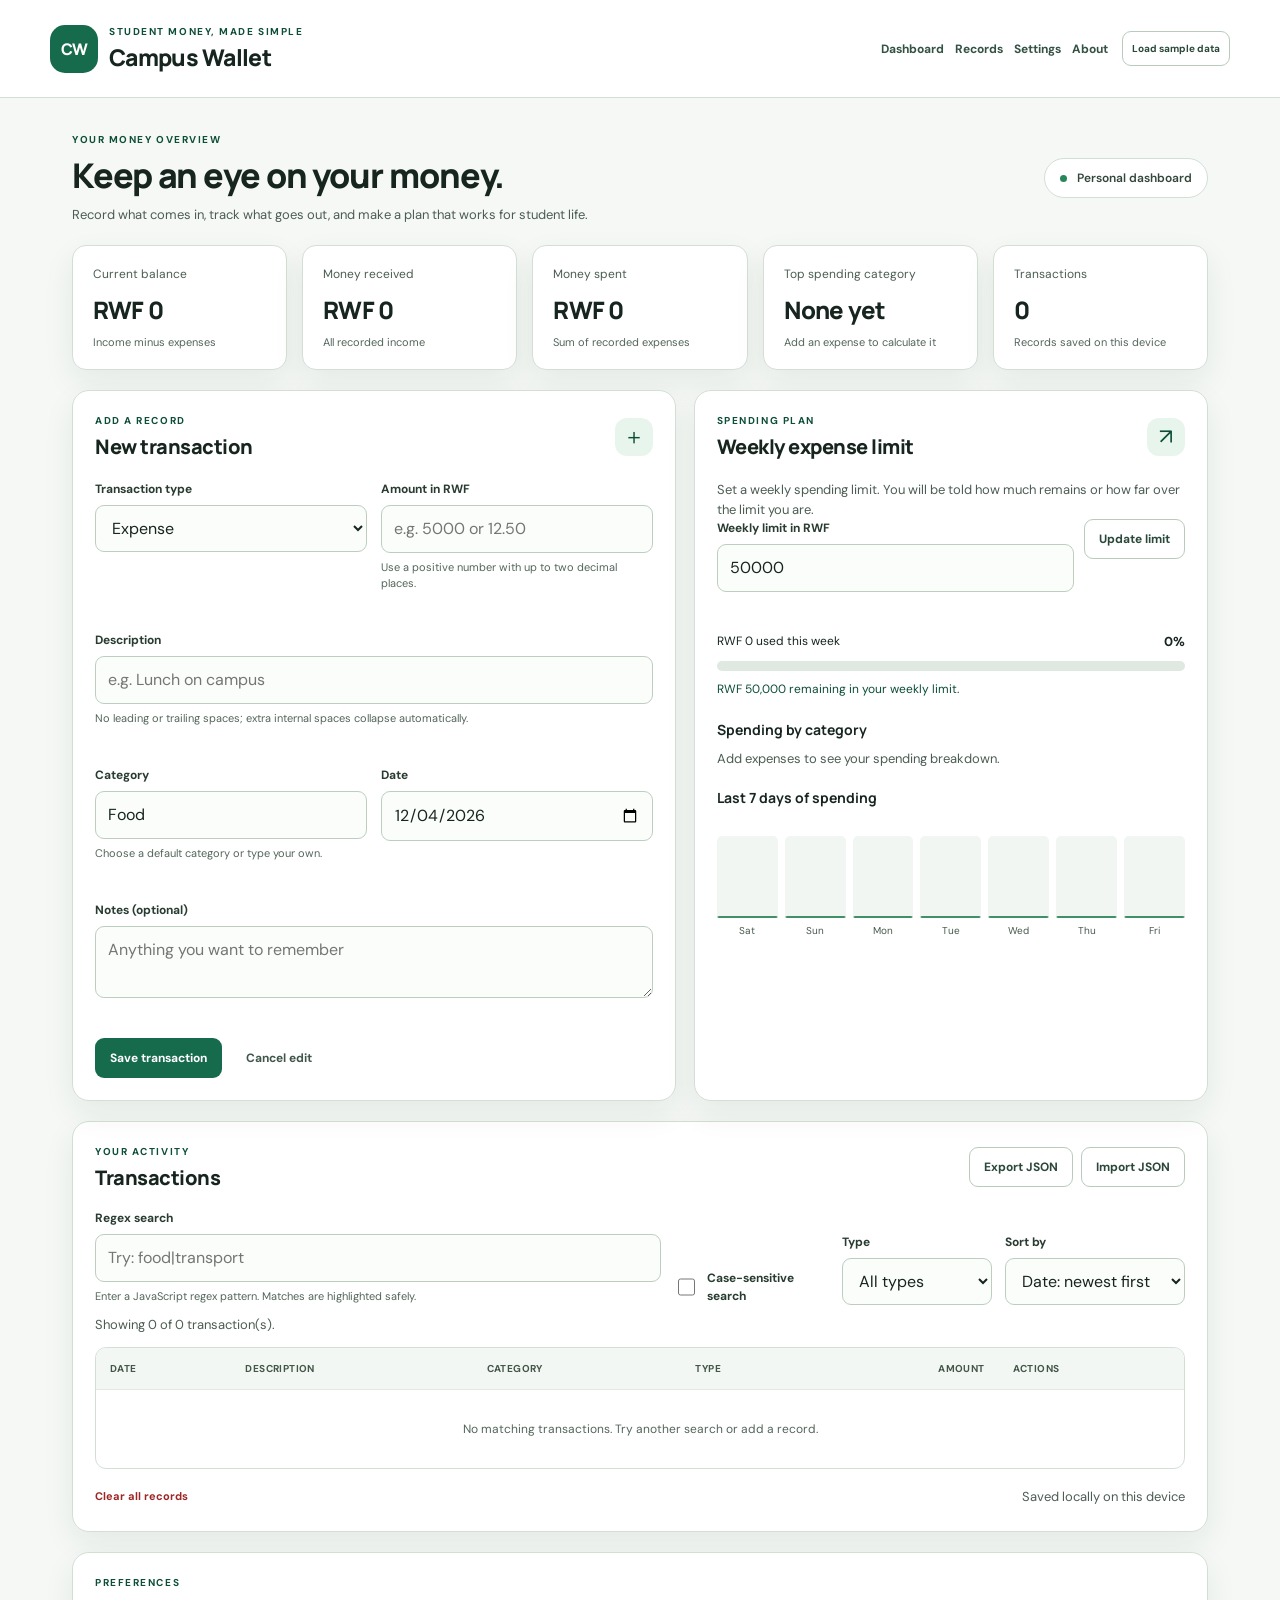
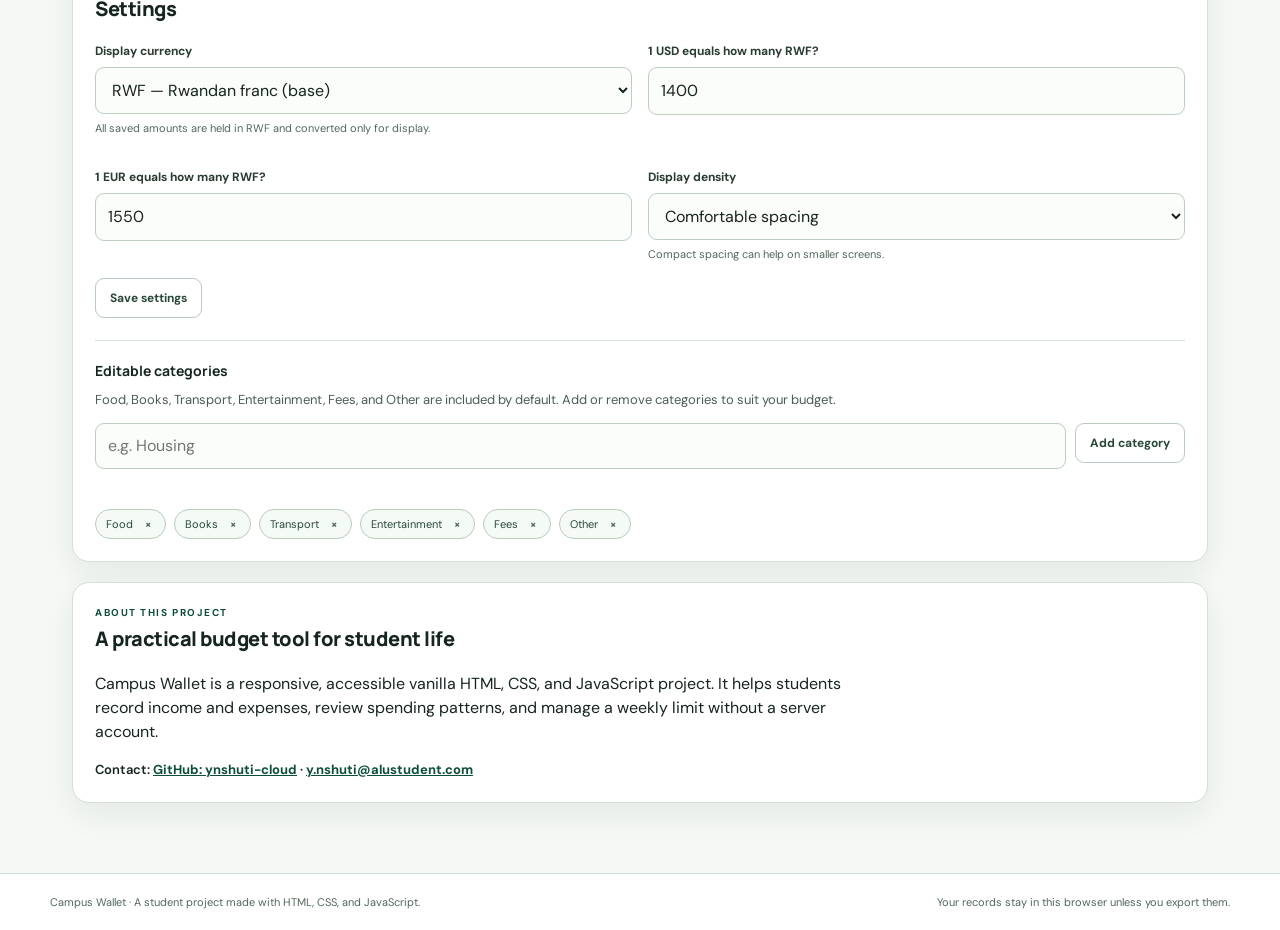
<file: index.html>
<!doctype html>
<html lang="en">
<head>
  <meta charset="utf-8">
  <meta name="viewport" content="width=device-width, initial-scale=1">
  <meta name="description" content="Campus Wallet is an accessible student finance tracker for recording income, expenses, spending limits, and savings goals.">
  <title>Campus Wallet | Student Finance Tracker</title>
  <link rel="stylesheet" href="styles/style.css">
  <script src="scripts/validators.js" defer></script>
  <script src="scripts/storage.js" defer></script>
  <script src="scripts/state.js" defer></script>
  <script src="scripts/search.js" defer></script>
  <script src="scripts/ui.js" defer></script>
  <script src="scripts/main.js" defer></script>
</head>
<body>
  <a class="skip-link" href="#main-content">Skip to main content</a>
  <header class="site-header">
    <div class="brand">
      <div class="brand-mark" aria-hidden="true">CW</div>
      <div><p class="eyebrow">STUDENT MONEY, MADE SIMPLE</p><h1>Campus Wallet</h1></div>
    </div>
    <nav class="site-nav" aria-label="Primary navigation">
      <a href="#dashboard">Dashboard</a>
      <a href="#records">Records</a>
      <a href="#settings">Settings</a>
      <a href="#about">About</a>
    </nav>
    <button id="load-sample" class="button button-secondary" type="button">Load sample data</button>
  </header>

  <main id="main-content" class="page-shell">
    <section id="dashboard" class="welcome-row" aria-labelledby="welcome-title">
      <div><p class="eyebrow">YOUR MONEY OVERVIEW</p><h2 id="welcome-title">Keep an eye on your money.</h2>
      <p class="muted">Record what comes in, track what goes out, and make a plan that works for student life.</p></div>
      <div class="period-pill"><span class="status-dot" aria-hidden="true"></span> Personal dashboard</div>
    </section>

    <section class="stats-grid" aria-label="Finance summary">
      <article class="stat-card"><p class="stat-label">Current balance</p><p id="balance-total" class="stat-value">RWF 0</p><p class="stat-note">Income minus expenses</p></article>
      <article class="stat-card"><p class="stat-label">Money received</p><p id="income-total" class="stat-value">RWF 0</p><p class="stat-note">All recorded income</p></article>
      <article class="stat-card"><p class="stat-label">Money spent</p><p id="expense-total" class="stat-value">RWF 0</p><p class="stat-note">Sum of recorded expenses</p></article>
      <article class="stat-card"><p class="stat-label">Top spending category</p><p id="top-category" class="stat-value stat-value-text">None yet</p><p id="top-category-note" class="stat-note">Add an expense to calculate it</p></article>
      <article class="stat-card"><p class="stat-label">Transactions</p><p id="record-count" class="stat-value">0</p><p class="stat-note">Records saved on this device</p></article>
    </section>

    <section class="dashboard-grid">
      <section class="panel form-panel" aria-labelledby="form-title">
        <div class="panel-heading"><div><p class="eyebrow">ADD A RECORD</p><h2 id="form-title">New transaction</h2></div><span class="icon-badge" aria-hidden="true">＋</span></div>
        <form id="transaction-form" novalidate>
          <input id="record-id" type="hidden">
          <div class="field-row">
            <div class="field"><label for="type">Transaction type</label><select id="type" name="type" required><option value="expense">Expense</option><option value="income">Income</option></select><small id="type-error" class="field-error" aria-live="polite"></small></div>
            <div class="field"><label for="amount">Amount in RWF</label><input id="amount" name="amount" type="text" inputmode="decimal" autocomplete="off" placeholder="e.g. 5000 or 12.50" required aria-describedby="amount-help amount-error"><small id="amount-help">Use a positive number with up to two decimal places.</small><small id="amount-error" class="field-error" aria-live="polite"></small></div>
          </div>
          <div class="field"><label for="description">Description</label><input id="description" name="description" type="text" maxlength="80" placeholder="e.g. Lunch on campus" required aria-describedby="description-help description-error"><small id="description-help">No leading or trailing spaces; extra internal spaces collapse automatically.</small><small id="description-error" class="field-error" aria-live="polite"></small></div>
          <div class="field-row">
            <div class="field"><label for="category">Category</label><input id="category" name="category" list="category-options" maxlength="25" placeholder="Food" required aria-describedby="category-help category-error"><datalist id="category-options"></datalist><small id="category-help">Choose a default category or type your own.</small><small id="category-error" class="field-error" aria-live="polite"></small></div>
            <div class="field"><label for="date">Date</label><input id="date" name="date" type="date" required aria-describedby="date-error"><small id="date-error" class="field-error" aria-live="polite"></small></div>
          </div>
          <div class="field"><label for="notes">Notes (optional)</label><textarea id="notes" name="notes" rows="2" maxlength="180" placeholder="Anything you want to remember"></textarea></div>
          <p id="form-message" class="form-message" role="status" aria-live="polite"></p>
          <div class="form-actions"><button id="save-button" class="button button-primary" type="submit">Save transaction</button><button id="cancel-edit" class="button button-quiet" type="button" hidden>Cancel edit</button></div>
        </form>
      </section>

      <section class="panel goals-panel" aria-labelledby="goal-title">
        <div class="panel-heading"><div><p class="eyebrow">SPENDING PLAN</p><h2 id="goal-title">Weekly expense limit</h2></div><span class="icon-badge icon-badge-green" aria-hidden="true">↗</span></div>
        <p class="muted">Set a weekly spending limit. You will be told how much remains or how far over the limit you are.</p>
        <form id="budget-form" class="budget-form" novalidate>
          <div class="field"><label for="weekly-limit">Weekly limit in RWF</label><input id="weekly-limit" type="number" min="0.01" step="0.01" value="50000" required aria-describedby="budget-input-error"><small id="budget-input-error" class="field-error" aria-live="polite"></small></div>
          <button class="button button-secondary" type="submit">Update limit</button>
        </form>
        <div class="budget-summary"><span id="budget-used-text">RWF 0 used this week</span><strong id="budget-percent">0%</strong></div>
        <div class="progress-track" role="progressbar" aria-label="Weekly expense limit used" aria-valuemin="0" aria-valuemax="100" aria-valuenow="0" aria-valuetext="0% of weekly limit used" id="budget-progress"><div id="budget-progress-fill" class="progress-fill"></div></div>
        <p id="budget-message" class="budget-message" role="status" aria-live="polite">RWF 50,000 remaining in your weekly limit.</p>
        <div class="mini-chart-wrap"><h3>Spending by category</h3><div id="category-chart" class="category-chart" role="list" aria-label="Expense totals by category"><p class="muted">Add expenses to see your spending breakdown.</p></div></div>
        <div class="mini-chart-wrap"><h3>Last 7 days of spending</h3><div id="trend-chart" class="trend-chart" role="img" aria-label="No expense trend available yet"><p class="muted">Add expenses to see a seven-day trend.</p></div></div>
      </section>
    </section>

    <section id="records" class="panel records-panel" aria-labelledby="records-title">
      <div class="panel-heading records-heading"><div><p class="eyebrow">YOUR ACTIVITY</p><h2 id="records-title">Transactions</h2></div><div class="records-tools"><button id="export-json" class="button button-secondary" type="button">Export JSON</button><label class="button button-secondary file-button" for="import-file">Import JSON</label><input id="import-file" type="file" accept="application/json,.json" hidden></div></div>
      <div class="filter-grid">
        <div class="field search-field"><label for="search">Regex search</label><input id="search" type="search" placeholder="Try: food|transport" aria-describedby="search-help"><small id="search-help">Enter a JavaScript regex pattern. Matches are highlighted safely.</small></div>
        <div class="field checkbox-field"><input id="case-sensitive" type="checkbox"><label for="case-sensitive">Case-sensitive search</label></div>
        <div class="field"><label for="type-filter">Type</label><select id="type-filter"><option value="all">All types</option><option value="income">Income</option><option value="expense">Expense</option></select></div>
        <div class="field"><label for="sort-by">Sort by</label><select id="sort-by"><option value="date-new">Date: newest first</option><option value="date-old">Date: oldest first</option><option value="amount-high">Amount: high to low</option><option value="amount-low">Amount: low to high</option><option value="description">Description: A to Z</option></select></div>
      </div>
      <p id="search-message" class="muted search-message" aria-live="polite">Showing all transactions.</p>
      <div class="table-wrap">
        <table>
          <caption class="visually-hidden">Saved student income and expense transactions</caption>
          <thead><tr><th scope="col">Date</th><th scope="col">Description</th><th scope="col">Category</th><th scope="col">Type</th><th scope="col" class="amount-cell">Amount</th><th scope="col">Actions</th></tr></thead>
          <tbody id="transaction-list"><tr><td colspan="6" class="empty-state">No transactions yet. Add your first record above.</td></tr></tbody>
        </table>
      </div>
      <div class="data-actions"><button id="clear-all" class="text-button danger-text" type="button">Clear all records</button><span id="storage-status" class="muted" role="status">Saved locally on this device</span></div>
    </section>

    <section id="settings" class="panel settings-panel" aria-labelledby="settings-title">
      <div class="panel-heading"><div><p class="eyebrow">PREFERENCES</p><h2 id="settings-title">Settings</h2></div></div>
      <form id="settings-form" novalidate>
        <div class="settings-grid">
          <div class="field"><label for="currency">Display currency</label><select id="currency"><option value="RWF">RWF — Rwandan franc (base)</option><option value="USD">USD — US dollar</option><option value="EUR">EUR — Euro</option></select><small>All saved amounts are held in RWF and converted only for display.</small></div>
          <div class="field"><label for="rate-usd">1 USD equals how many RWF?</label><input id="rate-usd" type="number" min="0.0001" step="0.0001" required><small id="rate-usd-error" class="field-error" aria-live="polite"></small></div>
          <div class="field"><label for="rate-eur">1 EUR equals how many RWF?</label><input id="rate-eur" type="number" min="0.0001" step="0.0001" required><small id="rate-eur-error" class="field-error" aria-live="polite"></small></div>
          <div class="field"><label for="compact-mode">Display density</label><select id="compact-mode"><option value="comfortable">Comfortable spacing</option><option value="compact">Compact spacing</option></select><small>Compact spacing can help on smaller screens.</small></div>
        </div>
        <button class="button button-secondary" type="submit">Save settings</button>
      </form>
      <section class="category-settings" aria-labelledby="category-settings-title">
        <h3 id="category-settings-title">Editable categories</h3>
        <p class="muted">Food, Books, Transport, Entertainment, Fees, and Other are included by default. Add or remove categories to suit your budget.</p>
        <form id="category-form" class="category-form" novalidate><label class="visually-hidden" for="new-category">New category name</label><input id="new-category" type="text" maxlength="25" placeholder="e.g. Housing" aria-describedby="new-category-error"><button class="button button-secondary" type="submit">Add category</button><small id="new-category-error" class="field-error" aria-live="polite"></small></form>
        <ul id="category-list" class="category-list" aria-live="polite"></ul>
      </section>
    </section>

    <section id="about" class="panel about-panel" aria-labelledby="about-title">
      <div class="panel-heading"><div><p class="eyebrow">ABOUT THIS PROJECT</p><h2 id="about-title">A practical budget tool for student life</h2></div></div>
      <p>Campus Wallet is a responsive, accessible vanilla HTML, CSS, and JavaScript project. It helps students record income and expenses, review spending patterns, and manage a weekly limit without a server account.</p>
      <address class="contact-list">Contact: <a href="https://github.com/ynshuti-cloud">GitHub: ynshuti-cloud</a> · <a href="mailto:y.nshuti@alustudent.com">y.nshuti@alustudent.com</a></address>
    </section>

    <p id="app-announcement" class="visually-hidden" role="status" aria-live="polite"></p>
  </main>
  <footer class="site-footer"><p>Campus Wallet · A student project made with HTML, CSS, and JavaScript.</p><p>Your records stay in this browser unless you export them.</p></footer>
</body>
</html>
</file>
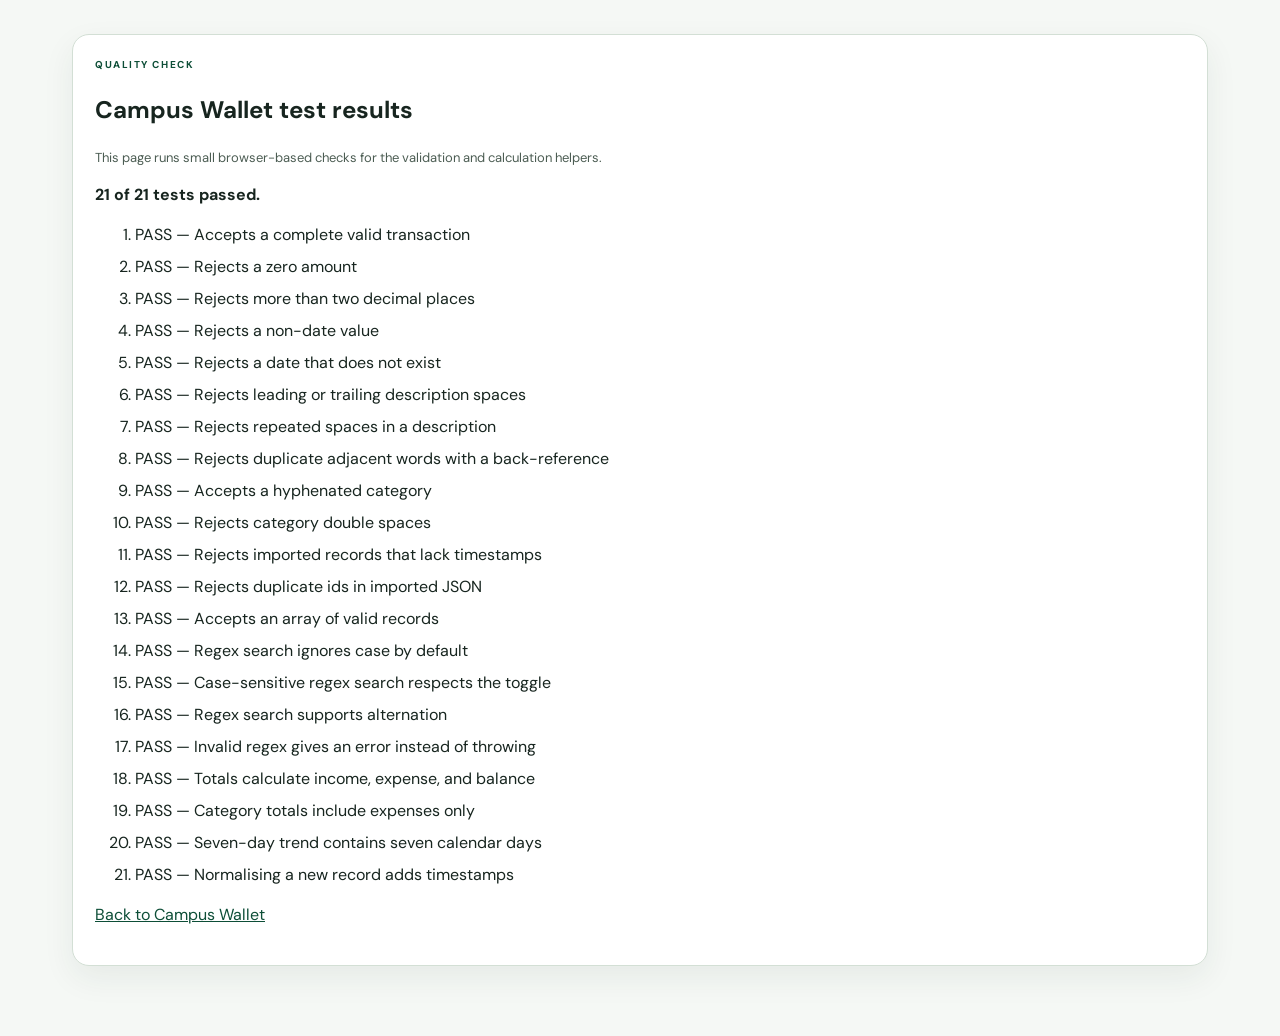
<file: tests.html>
<!doctype html>
<html lang="en">
<head><meta charset="utf-8"><meta name="viewport" content="width=device-width, initial-scale=1"><title>Campus Wallet | Tests</title><link rel="stylesheet" href="styles/style.css"><script src="scripts/validators.js" defer></script><script src="scripts/state.js" defer></script><script src="scripts/search.js" defer></script><script src="tests/tests.js" defer></script></head>
<body><main class="page-shell"><section class="panel"><p class="eyebrow">QUALITY CHECK</p><h1>Campus Wallet test results</h1><p class="muted">This page runs small browser-based checks for the validation and calculation helpers.</p><p id="test-summary" role="status" aria-live="polite">Running tests…</p><ol id="test-results"></ol><p><a href="index.html">Back to Campus Wallet</a></p></section></main></body>
</html>
</file>
<file: styles/style.css>
@import url('https://fonts.googleapis.com/css2?family=DM+Sans:wght@400;500;600;700&family=Manrope:wght@500;600;700;800&display=swap');

:root{--ink:#17251f;--muted:#4c5d53;--green:#176b4d;--green-dark:#0d4e37;--green-soft:#e8f5ed;--paper:#f5f8f5;--white:#fff;--line:#d3dfd5;--amber:#7a4d00;--amber-soft:#fff4d9;--red:#9d2525;--red-soft:#fff0ef;--shadow:0 12px 32px rgba(25,55,38,.07);font-family:"DM Sans",Arial,sans-serif;color:var(--ink);background:var(--paper)}
*{box-sizing:border-box}html{scroll-behavior:smooth}body{min-width:320px;margin:0;background:var(--paper);line-height:1.5}button,input,select,textarea{font:inherit}button,select,label.button{cursor:pointer}a{color:var(--green-dark)}button:focus-visible,input:focus-visible,select:focus-visible,textarea:focus-visible,a:focus-visible{outline:3px solid #d88400;outline-offset:3px}.skip-link{position:absolute;left:-999px;top:8px;background:var(--white);padding:10px;z-index:20;color:var(--ink);font-weight:700}.skip-link:focus{left:8px}
.site-header{display:flex;align-items:flex-start;flex-wrap:wrap;gap:14px;padding:16px;background:var(--white);border-bottom:1px solid var(--line)}.brand{display:flex;align-items:center;gap:11px;min-width:0}.brand-mark{display:grid;place-items:center;width:40px;height:40px;border-radius:12px;background:var(--green);color:var(--white);font-family:Manrope,sans-serif;font-weight:800;letter-spacing:-1px}.brand h1{margin:-3px 0 0;font:800 19px Manrope,sans-serif;letter-spacing:-.7px}.brand .eyebrow{font-size:8px}.site-nav{order:3;display:flex;gap:11px;width:100%;overflow-x:auto;padding:3px 0}.site-nav a{white-space:nowrap;text-decoration:none;font-size:12px;font-weight:700;color:#345244}.site-nav a:hover{text-decoration:underline}.site-header>.button{margin-left:auto;font-size:10px;padding:9px}
.page-shell{max-width:1180px;margin:0 auto;padding:23px 13px 35px}.welcome-row{display:flex;align-items:flex-start;flex-direction:column;gap:12px;margin-bottom:20px}.welcome-row h2{font:800 27px Manrope,sans-serif;letter-spacing:-1.1px;margin:0 0 7px}.muted{color:var(--muted);font-size:13px;margin:0}.period-pill{white-space:nowrap;background:var(--white);border:1px solid var(--line);border-radius:999px;padding:10px 15px;font-size:12px;font-weight:600;color:#33463b}.status-dot{display:inline-block;width:7px;height:7px;background:#27865a;border-radius:50%;margin-right:7px}
.stats-grid{display:grid;grid-template-columns:repeat(2,minmax(0,1fr));gap:9px;margin-bottom:20px}.stat-card,.panel{background:var(--white);border:1px solid var(--line);border-radius:14px;box-shadow:var(--shadow)}.stat-card{padding:14px 12px}.stat-label{font-size:12px;color:var(--muted);margin:0 0 10px}.stat-value{font:800 20px Manrope,sans-serif;letter-spacing:-.8px;margin:0 0 8px;overflow-wrap:anywhere}.stat-value-text{font-size:17px}.stat-note{font-size:11px;color:#53665a;margin:0}.dashboard-grid{display:grid;grid-template-columns:1fr;gap:18px;margin-bottom:20px}.panel{padding:16px;margin-bottom:20px}.dashboard-grid .panel{margin-bottom:0}.panel-heading{display:flex;align-items:center;justify-content:space-between;gap:12px;margin-bottom:20px}.panel-heading h2{font:800 18px Manrope,sans-serif;letter-spacing:-.5px;margin:0}.eyebrow{font-size:10px;font-weight:700;letter-spacing:1.55px;color:var(--green-dark);margin:0 0 5px}.icon-badge{width:38px;height:38px;display:grid;place-items:center;border-radius:12px;background:var(--green-soft);color:var(--green-dark);font-size:22px}.field-row{display:grid;grid-template-columns:1fr;gap:0}.field{display:flex;flex-direction:column;gap:7px;margin-bottom:15px;min-width:0}.field label{font-size:12px;font-weight:700;color:#293c31}.field input,.field select,.field textarea{width:100%;border:1px solid #bdcec0;background:#fbfdfb;border-radius:9px;padding:11px 12px;color:var(--ink);min-height:43px}.field textarea{resize:vertical}.field small{font-size:11px;color:#53665a;line-height:1.45}.field .field-error,.field-error{min-height:17px;color:var(--red);font-weight:600}.field input[aria-invalid="true"],.field select[aria-invalid="true"]{border-color:var(--red);background:var(--red-soft)}.button{border:1px solid transparent;border-radius:9px;padding:10px 14px;font-size:12px;font-weight:700;transition:background .15s ease,border-color .15s ease,transform .15s ease;display:inline-flex;align-items:center;justify-content:center;text-decoration:none}.button:hover{transform:translateY(-1px)}.button-primary{background:var(--green);color:var(--white)}.button-primary:hover{background:var(--green-dark)}.button-secondary{background:var(--white);border-color:#b9cbbc;color:#294839}.button-secondary:hover{background:#f3f8f4;border-color:#86a98d}.button-quiet{background:transparent;color:#40564a}.form-actions{display:flex;gap:9px;flex-wrap:wrap}.form-message{font-size:12px;min-height:18px;margin:-3px 0 10px;color:var(--red);font-weight:600}
.budget-form{display:grid;grid-template-columns:1fr;gap:10px;align-items:start}.budget-form .field{margin-bottom:0}.budget-summary{display:flex;justify-content:space-between;gap:12px;font-size:12px;margin:16px 0 9px}.budget-summary strong{font-size:13px}.progress-track{height:10px;background:#dfe9e1;border-radius:99px;overflow:hidden}.progress-fill{height:100%;width:0;background:#2d8a5c;border-radius:99px;transition:width .2s ease}.progress-fill.warning{background:#c17900}.progress-fill.over{background:#bc3d36}.budget-message{font-size:12px;color:var(--green-dark);margin:9px 0 22px}.budget-message.warning{color:var(--amber)}.budget-message.over{color:var(--red);font-weight:700}.mini-chart-wrap{margin-top:20px}.mini-chart-wrap h3,.category-settings h3{font:700 14px Manrope,sans-serif;margin:0 0 10px}.category-chart{display:grid;gap:10px}.chart-row{display:grid;grid-template-columns:74px 1fr 68px;gap:8px;align-items:center;font-size:11px}.chart-label{white-space:nowrap;overflow:hidden;text-overflow:ellipsis}.chart-track{height:8px;border-radius:99px;background:#dfe9e1;overflow:hidden}.chart-fill{height:100%;background:#418f67;border-radius:99px}.chart-amount{text-align:right;color:#3c5144}.trend-chart{display:flex;align-items:flex-end;gap:7px;min-height:126px;padding:5px 0}.trend-column{display:grid;grid-template-rows:82px auto;gap:5px;flex:1;min-width:0;text-align:center;font-size:10px;color:#46594d}.trend-bar-wrap{display:flex;align-items:flex-end;height:82px;background:#f1f6f2;border-radius:5px 5px 2px 2px;overflow:hidden}.trend-bar{width:100%;min-height:2px;background:#418f67;border-radius:5px 5px 0 0;transition:height .2s ease}.trend-label{white-space:nowrap;overflow:hidden;text-overflow:ellipsis}
.records-panel{padding-bottom:18px}.records-heading{align-items:flex-start;flex-direction:column;margin-bottom:18px}.records-tools{display:flex;gap:8px;flex-wrap:wrap;width:100%}.records-tools .button{flex:1}.file-button{user-select:none}.filter-grid{display:grid;grid-template-columns:1fr;gap:0;align-items:end}.filter-grid .field{margin-bottom:10px}.checkbox-field{display:flex;flex-direction:row;align-items:center;gap:9px}.checkbox-field input{width:18px;min-height:auto;height:18px}.checkbox-field label{font-size:12px}.search-message{margin:0 0 13px}.table-wrap{width:100%;overflow-x:auto;border:1px solid var(--line);border-radius:11px}table{border-collapse:collapse;width:100%;min-width:760px;font-size:12px}thead{background:#f2f7f3;color:#44564a;text-align:left}th,td{padding:13px 14px;border-bottom:1px solid #e1eae2}th{font-size:10px;letter-spacing:.4px;text-transform:uppercase;font-weight:700}tbody tr:last-child td{border-bottom:0}tbody tr:hover{background:#f7fbf8}.amount-cell{text-align:right;white-space:nowrap}.amount{font-weight:700;white-space:nowrap}.amount.income{color:var(--green-dark)}.amount.expense{color:#963a35}.type-badge{display:inline-block;border-radius:99px;padding:4px 8px;font-size:10px;font-weight:700}.type-badge.income{color:var(--green-dark);background:var(--green-soft)}.type-badge.expense{color:#8d302c;background:#fff0ed}.row-actions{display:flex;gap:5px}.small-action{border:1px solid #b9cbbc;border-radius:6px;background:var(--white);padding:5px 8px;font-size:10px;color:#294839}.small-action:hover{background:#f1f7f2}.small-action.delete{color:var(--red)}.empty-state{text-align:center;color:#53665a;padding:30px 12px}.data-actions{display:flex;align-items:flex-start;flex-direction:column;gap:12px;padding-top:15px}.text-button{border:0;background:transparent;padding:4px 0;font-size:11px;font-weight:700}.danger-text{color:var(--red)}
.editing-row{background:#f7fbf8}.editing-row input,.editing-row select{width:100%;min-width:92px;border:1px solid #9eb9a4;border-radius:6px;background:var(--white);padding:7px;font-size:11px;color:var(--ink)}.editing-row td:nth-child(2) input+label+input{margin-top:5px}.inline-error{max-width:170px;margin:6px 0 0;color:var(--red);font-size:10px;font-weight:600;white-space:normal}
.settings-grid{display:grid;grid-template-columns:1fr;gap:2px}.settings-grid .field{margin-bottom:13px}.category-settings{border-top:1px solid var(--line);margin-top:22px;padding-top:20px}.category-form{display:grid;grid-template-columns:1fr auto;gap:9px;align-items:start;margin-top:14px}.category-form input{border:1px solid #bdcec0;background:#fbfdfb;border-radius:9px;padding:10px 12px;min-height:41px}.category-form .field-error{grid-column:1/-1;margin:0}.category-list{display:flex;flex-wrap:wrap;gap:8px;padding:0;margin:14px 0 0;list-style:none}.category-chip{display:inline-flex;align-items:center;gap:5px;border:1px solid #b9cbbc;border-radius:999px;background:#f4faf5;padding:4px 7px 4px 10px;font-size:11px;color:#294839}.category-chip button{border:0;border-radius:50%;background:transparent;color:#4d6254;font-weight:800;line-height:1;width:20px;height:20px}.category-chip button:hover{background:#dcebe0;color:var(--red)}.about-panel p{max-width:750px}.contact-list{margin-top:15px;font-size:13px;font-style:normal;font-weight:600}.contact-list a{font-weight:700} .site-footer{display:flex;justify-content:space-between;flex-direction:column;gap:6px;padding:17px 14px;border-top:1px solid var(--line);color:#53665a;font-size:11px;background:var(--white)}.site-footer p{margin:0}.visually-hidden{position:absolute!important;width:1px!important;height:1px!important;padding:0!important;margin:-1px!important;overflow:hidden!important;clip:rect(0,0,0,0)!important;white-space:nowrap!important;border:0!important}mark{background:#ffe58a;color:#342900;border-radius:2px;padding:0 1px}.compact-mode .panel{padding:14px}.compact-mode .stat-card{padding:11px}.compact-mode th,.compact-mode td{padding:9px 10px}

@media(min-width:600px){.site-header{align-items:center;padding:18px 22px}.site-nav{order:initial;width:auto;margin-left:auto}.site-header>.button{margin-left:0}.page-shell{padding:25px 22px 45px}.welcome-row{flex-direction:row;align-items:center;justify-content:space-between;gap:24px}.field-row{grid-template-columns:1fr 1fr;gap:14px}.filter-grid{grid-template-columns:minmax(200px,1fr) 150px 160px;gap:13px}.search-field{grid-column:1/-1}.checkbox-field{margin-bottom:10px}.records-heading{flex-direction:row;align-items:center}.records-tools{width:auto}.records-tools .button{flex:initial}.budget-form{grid-template-columns:1fr auto}.budget-form .button{margin-top:0}.settings-grid{grid-template-columns:1fr 1fr;gap:16px}.data-actions{align-items:center;justify-content:space-between;flex-direction:row}.site-footer{padding:20px 22px;flex-direction:row}.chart-row{grid-template-columns:90px 1fr 78px}}
@media(min-width:768px){.stats-grid{grid-template-columns:repeat(3,minmax(0,1fr));gap:15px}.stat-card{padding:18px}.stat-value{font-size:24px}.dashboard-grid{grid-template-columns:minmax(0,1.08fr) minmax(0,.92fr)}.panel{padding:22px;border-radius:17px}.panel-heading h2{font-size:20px}.search-field{grid-column:auto}.filter-grid{grid-template-columns:minmax(210px,1fr) 155px 150px 180px}.settings-grid{grid-template-columns:repeat(2,1fr)}}
@media(min-width:1024px){.site-header{padding:24px max(22px,calc((100% - 1180px)/2))}.brand-mark{width:48px;height:48px;border-radius:15px}.brand h1{font-size:23px}.brand .eyebrow{font-size:10px}.page-shell{padding:34px 22px 50px}.welcome-row h2{font-size:34px}.stats-grid{grid-template-columns:repeat(5,minmax(0,1fr))}.stat-card{padding:19px 20px}.site-footer{padding:20px max(22px,calc((100% - 1180px)/2))}}
</file>
